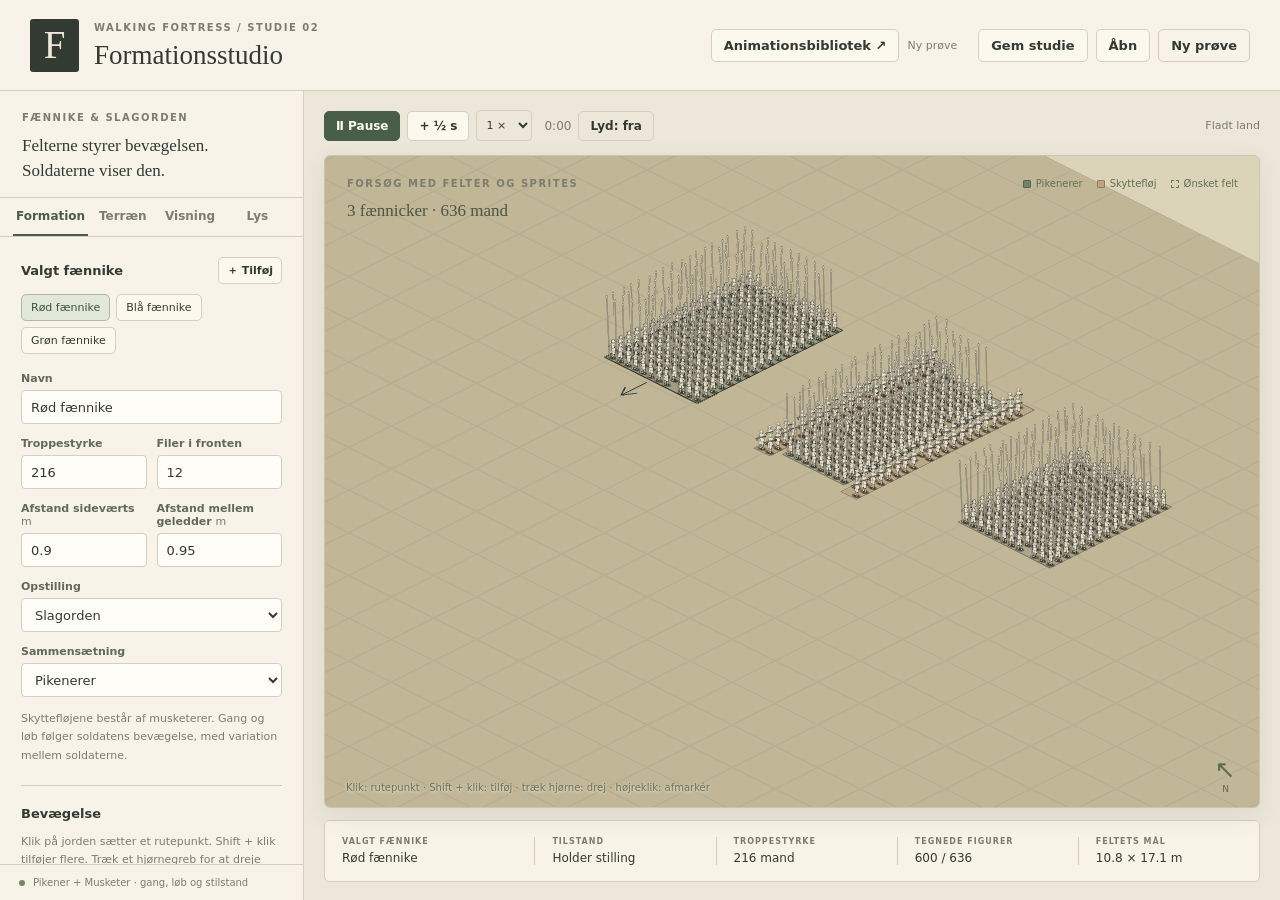
<file: index.html>
<!doctype html>
<html lang="da">
<head>
  <meta charset="utf-8">
  <meta name="viewport" content="width=device-width, initial-scale=1">
  <meta name="theme-color" content="#ede6d5">
  <title>Formationsstudio · Walking Fortress</title>
  <link rel="icon" href="data:image/svg+xml,%3Csvg xmlns='http://www.w3.org/2000/svg' viewBox='0 0 40 40'%3E%3Crect width='40' height='40' rx='6' fill='%233d443b'/%3E%3Cpath d='M10 29V11h21M10 20h17' fill='none' stroke='%23efe6cf' stroke-width='3'/%3E%3C/svg%3E">
  <link rel="stylesheet" href="studio.css">
</head>
<body>
<header class="masthead">
  <div class="brand"><span class="brand-mark" aria-hidden="true">F</span><div><p class="eyebrow">Walking Fortress / Studie 02</p><h1>Formationsstudio</h1></div></div>
  <div class="header-actions"><a href="library.html" target="_blank" rel="noopener" style="text-decoration:none;color:inherit;border:1px solid var(--line);border-radius:5px;padding:8px 12px;font-weight:600;background:#fbf8ee">Animationsbibliotek ↗</a><span id="save-state" class="save-state">Ny prøve</span><button id="save-scene">Gem studie</button><button id="load-scene">Åbn</button><button id="reset-scene" class="quiet">Ny prøve</button><input id="scene-file" type="file" accept=".json,application/json" hidden></div>
</header>
<main class="workspace">
  <aside class="sidebar" aria-label="Studiets indstillinger">
    <div class="sidebar-intro"><p class="eyebrow">Fænnike & slagorden</p><p>Felterne styrer bevægelsen.<br>Soldaterne viser den.</p></div>
    <nav class="tabs" aria-label="Indstillinger"><button class="active" data-tab="formation" aria-selected="true">Formation</button><button data-tab="terrain" aria-selected="false">Terræn</button><button data-tab="view" aria-selected="false">Visning</button><button data-tab="light" aria-selected="false">Lys</button></nav>
    <div class="panel-scroll">
    <section id="panel-formation" class="tab-panel">
      <div class="section-heading"><h2>Valgt fænnike</h2><button id="add-formation" class="small" title="Tilføj fænnike">＋ Tilføj</button></div>
      <div id="unit-list" class="unit-list"></div>
      <label class="field">Navn<input id="unit-name" type="text" maxlength="60"></label>
      <div class="field-row"><label class="field">Troppestyrke<input id="strength" type="number" min="0" max="2000" step="1"></label><label class="field">Filer i fronten<input id="front-files" type="number" min="1" max="80" step="1"></label></div>
      <div class="field-row"><label class="field">Afstand sideværts <span>m</span><input id="spacing" type="number" min="0.55" max="3" step="0.05"></label><label class="field">Afstand mellem geledder <span>m</span><input id="rank-spacing" type="number" min="0.55" max="3" step="0.05"></label></div>
      <label class="field">Opstilling<select id="shape"><option value="battle">Slagorden</option><option value="column">Marchkolonne</option></select></label>
      <label class="field">Sammensætning<select id="composition"><option value="pikes">Pikenerer</option><option value="mixed">Pikekerne med skyttefløje</option></select></label>
      <p class="hint">Skyttefløjene består af musketerer. Gang og løb følger soldatens bevægelse, med variation mellem soldaterne.</p>
      <div class="rule"></div>
      <h2>Bevægelse</h2>
      <p class="hint">Klik på jorden sætter et rutepunkt. Shift + klik tilføjer flere. Træk et hjørnegreb for at dreje opstillingen.</p>
      <div class="field-row"><label class="field">Marchhastighed <span>m/s</span><input id="speed" type="number" min="0.1" max="3" step="0.1"></label><label class="field">Maks. drejning <span>°/s</span><input id="turn-rate" type="number" min="2" max="60" step="1"></label></div>
      <label class="field">Drejeanker<select id="turn-anchor"><option value="auto">Automatisk · inderste front</option><option value="center">Centrum</option><option value="left">Venstre front</option><option value="right">Højre front</option></select></label>
      <p class="hint">Indersiden går langsomt; ydersiden går hurtigere eller løber. Drejningen bremses, så ydersiden højst bevæger sig 3 m/s.</p>
      <div class="turn-control"><label class="field">Ønsket front <span>°</span><input id="target-heading" type="number" min="-360" max="360" step="15"></label><button id="turn-unit">Drej</button><button id="halt-unit" class="quiet">Holdt</button></div>
      <div class="rule"></div>
      <h2>Tab & omformning</h2>
      <label class="field">Når styrken falder<select id="loss-mode"><option value="holes">Bevar pladsen · huller</option><option value="narrow">Indsnævr fronten</option><option value="ranks">Reducer geledderne</option></select></label>
      <div class="button-row"><button id="loss-10">Fjern 10 %</button><button id="loss-25">Fjern 25 %</button><button id="remove-formation" class="quiet danger">Fjern fænnike</button></div>
    </section>
    <section id="panel-terrain" class="tab-panel" hidden>
      <h2>Et lille forsøgslandskab</h2>
      <p class="hint">Afprøv hvordan formationen tager sig ud, når soldaternes fødder følger terrænet.</p>
      <div class="terrain-cards">
        <button data-terrain="flat" class="terrain-card active"><span class="terrain-glyph">───</span><strong>Fladt land</strong><small>Plads til vending og omformning</small></button>
        <button data-terrain="slope" class="terrain-card"><span class="terrain-glyph">╱</span><strong>Hældning</strong><small>Jævn højdeforskel</small></button>
        <button data-terrain="ridge" class="terrain-card"><span class="terrain-glyph">╱╲</span><strong>Bakkekam</strong><small>Højde, udsyn og overlap</small></button>
        <button data-terrain="passage" class="terrain-card"><span class="terrain-glyph">│ │</span><strong>Smal passage</strong><small>8 m mellem terrænsiderne</small></button>
      </div>
      <p id="terrain-note" class="note">Klik et mål på den anden side af terrænet, og følg både felt og figurer.</p>
      <button id="passage-order" class="wide" hidden>Marchér gennem passagen</button>
      <div class="rule"></div>
      <h2>Hvad felterne gør</h2><p class="hint">Formationen optager plads og venter ved andre formationer. En for bred opstilling stopper ved passagen. Skift til marchkolonne, og giv ordren igen.</p>
      <p class="hint">Der er endnu ingen omvejssøgning, kamp eller morale. Det gør bevægelsen lettere at undersøge.</p>
    </section>
    <section id="panel-view" class="tab-panel" hidden>
      <h2>Felter & figurer</h2>
      <label class="field">Visning<select id="display-mode"><option value="both">Felter og soldater</option><option value="fields">Kun formationsfelter</option><option value="soldiers">Kun soldater</option></select></label>
      <label class="check"><input id="show-targets" type="checkbox" checked><span>Vis ønsket opstilling</span></label>
      <label class="check"><input id="show-pikes" type="checkbox" checked><span>Vis piker</span></label>
      <label class="field range-label">Synlige soldater <output id="budget-label">600</output><input id="visual-budget" type="range" min="60" max="2400" step="60" value="600"></label>
      <p class="note">Antallet af tegnede figurer ændrer hverken troppestyrken eller formationernes bevægelse.</p>
      <div class="rule"></div>
      <h2>Marchlyd</h2>
      <label class="field range-label">Lydstyrke <output id="march-volume-label">35 %</output><input id="march-volume" type="range" min="0" max="100" step="1" value="35"></label>
      <label class="field range-label">Trommer <output id="drum-volume-label">65 %</output><input id="drum-volume" type="range" min="0" max="100" step="1" value="65"></label>
        <p class="hint">Optagede støvletrin og felttrommer følger marchtakten. Kameraets udsnit og zoom styrer retning, lydstyrke og detalje. Pause og holdt stopper lyden.</p>
      <div class="rule"></div>
      <h2>Kamera</h2><p class="hint">Højre museknap drejer kameraet. Midterknappen eller Alt + træk flytter udsnittet. Musehjulet zoomer.</p>
      <label class="field range-label">Kameraretning <output id="camera-label">45°</output><input id="camera-yaw" type="range" min="0" max="360" step="1" value="45"></label>
      <button id="home-camera">Tilbage til overblik</button>
      <p class="hint">Kamerahøjden følger figurernes renderede vinkel på ca. 30°. Retningen skifter mellem 16 renderede vinkler.</p>
    </section>

    <section id="panel-light" class="tab-panel" hidden>
      <h2>Sol & blækskygge</h2>
      <p class="hint">Solen står fast i landskabet. Skyggen følger soldatens overflade, når han vender sig.</p>
      <label class="check"><input id="light-enabled" type="checkbox" checked><span>Vis belysning</span></label>
      <label class="field range-label">Solretning <output id="light-azimuth-label">315° · NV</output><input id="light-azimuth" type="range" min="0" max="360" step="1" value="315"></label>
      <p class="hint">Retningen solen kommer fra. 0° = nord, 90° = øst.</p>
      <label class="field range-label">Solhøjde <output id="light-elevation-label">45°</output><input id="light-elevation" type="range" min="5" max="85" step="1" value="45"></label>
      <div class="rule"></div>
      <h2>Det grafiske udtryk</h2>
      <label class="field">Skyggestil<select id="light-style"><option value="hatch">Streger & krydsskravering</option><option value="solid">Flade blækfelter</option></select></label>
      <label class="field range-label">Skyggestyrke <output id="light-strength-label">82 %</output><input id="light-strength" type="range" min="0" max="1" step="0.01" value="0.82"></label>
      <label class="field range-label">Skyggens udbredelse <output id="light-threshold-label">37 %</output><input id="light-threshold" type="range" min="0.05" max="0.95" step="0.01" value="0.37"></label>

      <div id="hatch-controls">
        <label class="field range-label">Stregafstand <output id="light-hatchSpacing-label">2,1 cm</output><input id="light-hatchSpacing" type="range" min="0.005" max="0.5" step="0.001" value="0.021"></label>
        <label class="field range-label">Stregbredde <output id="light-hatchWidth-label">1,25 cm</output><input id="light-hatchWidth" type="range" min="0.0005" max="0.055" step="0.0005" value="0.0125"></label>
        <label class="field range-label">Stregvinkel <output id="light-hatchAngle-label">45°</output><input id="light-hatchAngle" type="range" min="0" max="180" step="1" value="45"></label>
        <label class="field range-label">Krydsstreger fra skyggedybde <output id="light-crossStart-label">5 %</output><input id="light-crossStart" type="range" min="0.05" max="0.9" step="0.01" value="0.05"></label>
        <p class="hint">Ved meget tæt skravering: sænk også stregbredden, så der er plads mellem stregerne.</p>
      </div>
      <label class="field">Skyggeblæk<input id="light-ink" type="color" value="#000000"></label>
      <p class="note">Få parallelle streger ved kanten, tættere streger og krydsskravering i den mørke del. Konturer og folder beholder deres tegnede streger.</p>
      <button id="reset-light" class="wide">Gendan figurens skyggestil</button>
      <div class="rule"></div>
      <p class="hint">Normalkortet beskriver kroppens overflade. Kastede skygger på jorden og mellem soldater er et særskilt næste trin.</p>
    </section>
    </div>
    <div class="sidebar-footer"><span class="status-dot"></span><span id="asset-status">Henter soldaternes billeder…</span></div>
  </aside>
  <section class="stage" aria-label="Formationsforsøg">
    <div class="stage-toolbar"><div class="transport"><button id="play-pause" class="primary">Ⅱ Pause</button><button id="step-time" title="Gå et halvt sekund frem">+ ½ s</button><select id="time-speed" aria-label="Tidshastighed"><option value="0.5">½ ×</option><option value="1" selected>1 ×</option><option value="2">2 ×</option><option value="4">4 ×</option></select><span id="sim-clock">0:00</span><button id="march-sound" class="quiet" aria-pressed="false" aria-label="Slå marchlyd til" title="Marchtrin i troppernes takt">Lyd: fra</button></div><div class="terrain-name" id="terrain-name">Fladt land</div></div>
    <div class="viewport"><canvas id="battlefield" aria-label="3D-terræn med formationer" tabindex="0"></canvas>
      <div class="view-title"><p class="eyebrow">Forsøg med felter og sprites</p><p id="view-summary">Tre fænnicker på åbent land</p></div>
      <div class="legend"><span><i class="legend-pike"></i>Pikenerer</span><span><i class="legend-shot"></i>Skyttefløj</span><span><i class="legend-target"></i>Ønsket felt</span></div>
      <div id="loading" class="loading"><div class="loading-mark">F</div><p>Gør slagmarken klar…</p></div>
      <div class="camera-compass"><span id="compass-arrow">↑</span><small>N</small></div>
      <div class="viewport-note">Klik: rutepunkt · Shift + klik: tilføj · træk hjørne: drej · højreklik: afmarkér</div>
    </div>
    <div class="inspector-strip"><div><span class="eyebrow">Valgt fænnike</span><strong id="selected-label">—</strong></div><div><span class="eyebrow">Tilstand</span><strong id="unit-status">Klar</strong></div><div><span class="eyebrow">Troppestyrke</span><strong id="troop-count">—</strong></div><div><span class="eyebrow">Tegnede figurer</span><strong id="draw-count">—</strong></div><div><span class="eyebrow">Feltets mål</span><strong id="footprint-size">—</strong></div></div>
  </section>
</main>
<div id="toast" class="toast" role="status" hidden></div>
<script type="module" src="main.mjs"></script>
</body>
</html>
</file>
<file: studio.css>
:root{--paper:#ede7d9;--light:#f7f3e9;--ink:#323a32;--muted:#7b7d6e;--line:#d4cfbf;--green:#485e48;--rust:#947258;--shadow:0 8px 28px #29302514;font-family:Segoe UI,system-ui,sans-serif;color:var(--ink);background:var(--paper);font-size:13px}*{box-sizing:border-box}body{margin:0}button,input,select{font:inherit;color:inherit}button{cursor:pointer;border:1px solid var(--line);background:#fbf8ee;border-radius:5px;padding:8px 12px;font-weight:600;transition:background .15s,border .15s}button:hover{background:#fffdf5;border-color:#999f8d}button:focus-visible,input:focus-visible,select:focus-visible,canvas:focus-visible{outline:2px solid #738366;outline-offset:2px}button:disabled{opacity:.4;cursor:default}button.quiet{background:transparent}button.primary{background:var(--green);border-color:var(--green);color:#fffdf2}button.primary:hover{background:#344b35}button.small{font-size:11px;padding:5px 8px}.wide{width:100%}.masthead{height:91px;border-bottom:1px solid var(--line);padding:0 30px;display:flex;align-items:center;justify-content:space-between;background:var(--light)}.brand{display:flex;align-items:center;gap:15px}.brand-mark{font-family:Georgia,serif;font-size:39px;line-height:51px;text-align:center;width:49px;height:53px;background:var(--ink);color:var(--paper);border-radius:3px}.eyebrow{font-size:10px;text-transform:uppercase;letter-spacing:1.5px;font-weight:600;color:var(--muted);margin:0 0 5px}h1{font-family:Georgia,serif;font-size:27px;line-height:1.1;font-weight:normal;margin:0}h2{font-size:13px;font-weight:650;margin:0 0 12px}p{line-height:1.6}.header-actions{display:flex;align-items:center;gap:8px}.save-state{font-size:11px;color:var(--muted);margin-right:13px}.workspace{height:calc(100dvh - 91px);min-height:580px;display:grid;grid-template-columns:304px minmax(0,1fr)}.sidebar{display:flex;flex-direction:column;background:var(--light);border-right:1px solid var(--line);min-height:0}.sidebar-intro{padding:19px 22px 14px}.sidebar-intro p:last-child{font-family:Georgia,serif;font-size:17px;line-height:1.45;margin:8px 0 0}.tabs{display:grid;grid-template-columns:repeat(4,1fr);border-top:1px solid var(--line);border-bottom:1px solid var(--line);padding:0 13px;gap:2px}.tabs button{border:0;border-bottom:2px solid transparent;border-radius:0;background:transparent;padding:11px 3px;color:var(--muted)}.tabs button.active{border-bottom-color:var(--green);color:var(--green)}.panel-scroll{overflow-y:auto;padding:20px 21px;flex:1;scrollbar-width:thin}.tab-panel[hidden]{display:none}.section-heading{display:flex;align-items:center;justify-content:space-between;margin-bottom:10px}.section-heading h2{margin:0}.unit-list{display:flex;flex-wrap:wrap;gap:6px;margin-bottom:18px}.unit-list button{font-size:11px;font-weight:500;padding:6px 9px;max-width:100%;overflow:hidden;text-overflow:ellipsis;white-space:nowrap}.unit-list button.active{background:#e1e7d9;border-color:#aebaa0;color:#3d533e}.field{display:block;font-size:11px;color:#626958;font-weight:600;margin:0 0 13px}.field span{font-weight:400;color:var(--muted)}.field input:not([type=range]),.field select{display:block;width:100%;margin-top:5px;height:34px;padding:6px 9px;border:1px solid var(--line);background:#fffdf7;border-radius:4px;font-size:13px;font-weight:400;color:var(--ink);min-width:0}.field-row{display:grid;grid-template-columns:1fr 1fr;gap:10px}.hint{color:var(--muted);font-size:11px;margin:0 0 12px;line-height:1.65}.rule{height:1px;background:var(--line);margin:20px 0}.turn-control{display:flex;gap:6px;align-items:end}.turn-control .field{width:95px;flex:1;margin-bottom:0}.turn-control button{height:34px;padding:6px 9px}.button-row{display:flex;gap:6px;flex-wrap:wrap}.button-row button{font-size:11px;padding:7px 8px}.danger{color:#926450}.note{background:#e9e8dc;border-left:2px solid #a5ac91;padding:10px 11px;font-size:11px;color:#687059;line-height:1.65;margin:15px 0}.terrain-cards{display:grid;gap:9px}.terrain-card{display:grid;grid-template-columns:40px 1fr;text-align:left;gap:2px 8px;padding:11px;background:#fbf8ef}.terrain-card.active{border-color:#8a9e77;background:#e5eadb}.terrain-card strong{font-weight:600;font-size:12px}.terrain-card small{grid-column:2;font-weight:400;color:var(--muted);font-size:10px}.terrain-glyph{grid-row:span 2;align-self:center;font-family:Georgia,serif;font-size:23px;letter-spacing:-3px;text-align:center;color:#6a795c}.check{display:flex;align-items:center;gap:8px;font-size:12px;margin:15px 0}.check input{accent-color:var(--green);width:15px;height:15px}.range-label{margin-top:23px}.range-label output{float:right;font-weight:500}.range-label input{display:block;width:100%;margin:13px 0;accent-color:var(--green)}.sidebar-footer{border-top:1px solid var(--line);padding:12px 19px;display:flex;align-items:center;gap:8px;font-size:10px;color:var(--muted)}.status-dot{width:6px;height:6px;background:#778663;border-radius:50%;flex-shrink:0}.stage{display:flex;flex-direction:column;min-width:0;min-height:0;padding:17px 20px 18px;gap:12px}.stage-toolbar{display:flex;justify-content:space-between;align-items:center;height:35px}.transport{display:flex;align-items:center;gap:7px}.transport button{font-size:12px;padding:7px 11px}.transport select{height:31px;background:transparent;border:1px solid var(--line);border-radius:4px;font-size:11px;padding:0 5px}.transport #sim-clock{font-variant-numeric:tabular-nums;font-size:12px;color:var(--muted);margin-left:5px}.terrain-name{font-size:11px;color:var(--muted)}.viewport{position:relative;flex:1;min-height:350px;border:1px solid #c8c5b3;background:#dedbc8;border-radius:6px;overflow:hidden;box-shadow:var(--shadow)}#battlefield{display:block;width:100%;height:100%;touch-action:none;cursor:crosshair}.view-title{position:absolute;top:20px;left:22px;pointer-events:none}.view-title p:last-child{font-family:Georgia,serif;font-size:17px;margin:5px 0;color:#4b5543}.legend{position:absolute;top:22px;right:21px;display:flex;gap:14px;pointer-events:none;color:#647058;font-size:10px}.legend span{display:flex;align-items:center;gap:5px}.legend i{width:8px;height:8px;background:#718369;border:1px solid #516549;border-radius:1px}.legend .legend-shot{background:#bda382;border-color:#957d61}.legend .legend-target{background:transparent;border:1px dashed #6d735f}.viewport-note{position:absolute;bottom:14px;left:21px;right:65px;pointer-events:none;font-size:10px;color:#66725d;text-shadow:0 1px 3px #eee9d9}.camera-compass{position:absolute;right:23px;bottom:13px;display:flex;flex-direction:column;align-items:center;pointer-events:none;color:#5d6c53}.camera-compass span{font-size:25px;display:block;line-height:27px}.camera-compass small{font-size:9px}.inspector-strip{display:flex;border:1px solid var(--line);border-radius:5px;background:#f7f3e7;min-height:62px;align-items:center;padding:10px 0;gap:0}.inspector-strip>div{padding:0 17px;border-right:1px solid var(--line);flex:1;min-width:0}.inspector-strip>div:first-child{flex:1.2}.inspector-strip>div:last-child{border:0}.inspector-strip .eyebrow{display:block;font-size:8px;letter-spacing:1px;margin:0 0 5px}.inspector-strip strong{display:block;font-size:12px;font-weight:500;white-space:nowrap;overflow:hidden;text-overflow:ellipsis}.loading{position:absolute;inset:0;display:flex;align-items:center;justify-content:center;flex-direction:column;background:#ede7d9ef;z-index:2}.loading[hidden]{display:none}.loading-mark{font-family:Georgia,serif;font-size:56px;color:var(--green)}.loading p{font-size:12px;max-width:400px;text-align:center;padding:0 15px}.toast{position:fixed;bottom:24px;left:50%;transform:translateX(-50%);background:#323d31;color:#f5efdd;padding:13px 20px;box-shadow:var(--shadow);border-radius:5px;font-size:12px;z-index:9;max-width:80vw}.toast[hidden]{display:none}@media(max-width:1100px){.legend{top:auto;bottom:47px;left:21px;right:auto}.inspector-strip>div{padding:0 10px}.inspector-strip>div:last-child{display:none}.masthead{padding:0 20px}.save-state{display:none}.stage{padding:15px 13px}}@media(max-width:760px){.workspace{grid-template-columns:250px minmax(350px,1fr)}.masthead{min-width:600px}.brand-mark{display:none}.sidebar-intro,.panel-scroll{padding-left:15px;padding-right:15px}.header-actions button{font-size:11px;padding:7px 8px}.view-title .eyebrow{font-size:8px}.view-title p:last-child{font-size:14px}.inspector-strip>div:nth-child(3){display:none}h1{font-size:22px}}@media(prefers-reduced-motion:reduce){button{transition:none}}


#light-ink{height:38px;padding:4px;cursor:pointer}.tabs button{font-size:12px}
</file>
